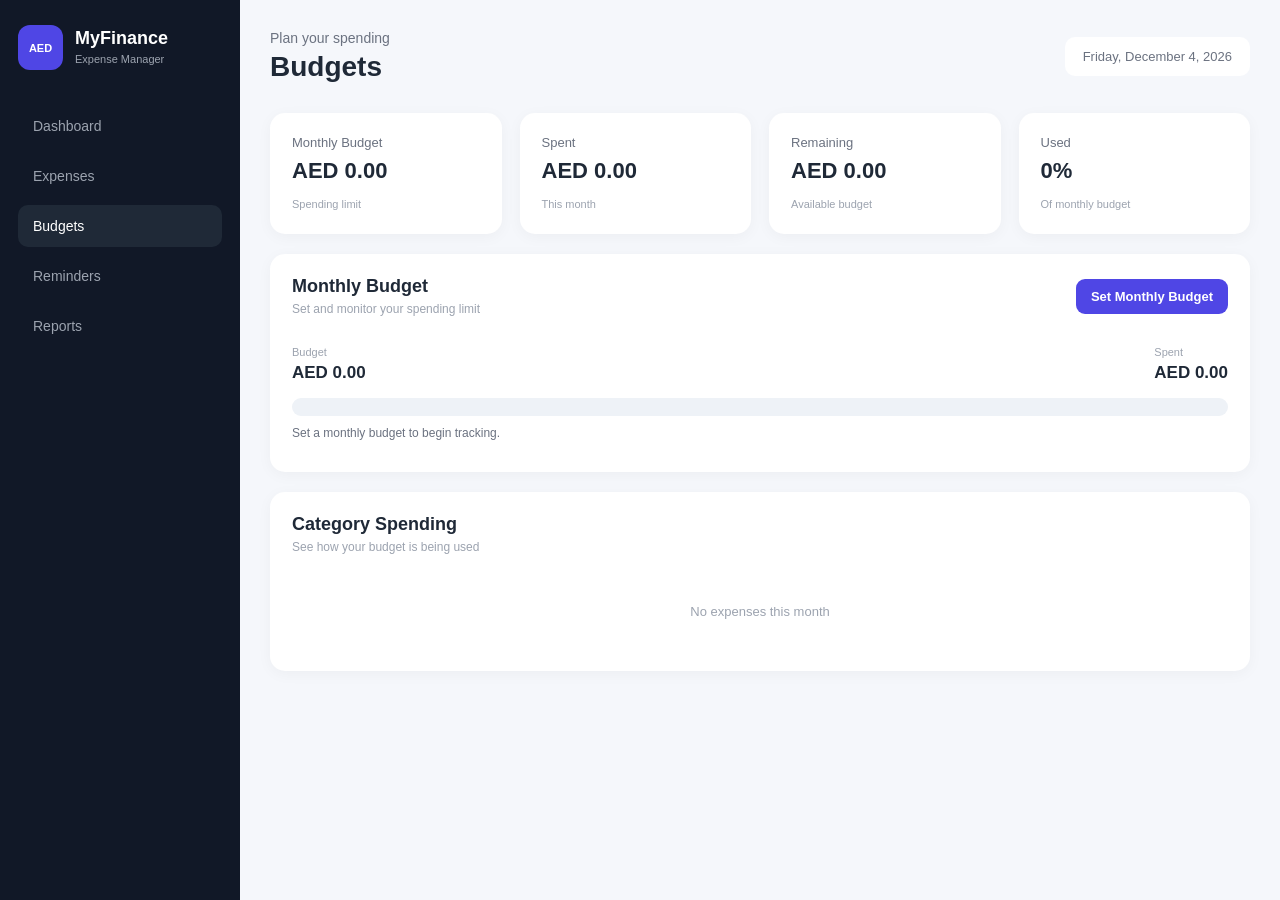
<file: budgets.html>
<!DOCTYPE html>
<html lang="en">
<head>
<meta charset="UTF-8">
<meta name="viewport" content="width=device-width, initial-scale=1.0">
<title>MyFinance Budgets</title>
<link rel="stylesheet" href="style.css">
</head>
<body>

<aside class="sidebar">

    <div class="logo">
        <div class="logo-icon">AED</div>
        <div>
            <h2>MyFinance</h2>
            <span>Expense Manager</span>
        </div>
    </div>

    <nav>
        <a class="nav-item" href="index.html">Dashboard</a>
        <a class="nav-item" href="expenses.html">Expenses</a>
        <a class="nav-item active" href="budgets.html">Budgets</a>
        <a class="nav-item" href="reminders.html">Reminders</a>
        <a class="nav-item" href="reports.html">Reports</a>
    </nav>

</aside>

<main class="main">

<header class="header">
    <div>
        <p class="welcome">Plan your spending</p>
        <h1>Budgets</h1>
    </div>

    <div id="currentDate"></div>
</header>

<section class="summary-grid">

    <div class="summary-card">
        <p>Monthly Budget</p>
        <h2 id="budgetPageAmount">AED 0.00</h2>
        <span>Spending limit</span>
    </div>

    <div class="summary-card">
        <p>Spent</p>
        <h2 id="budgetPageSpent">AED 0.00</h2>
        <span>This month</span>
    </div>

    <div class="summary-card">
        <p>Remaining</p>
        <h2 id="budgetPageRemaining">AED 0.00</h2>
        <span>Available budget</span>
    </div>

    <div class="summary-card">
        <p>Used</p>
        <h2 id="budgetPercentage">0%</h2>
        <span>Of monthly budget</span>
    </div>

</section>

<section class="panel">

    <div class="panel-header">

        <div>
            <h2>Monthly Budget</h2>
            <p>Set and monitor your spending limit</p>
        </div>

        <button class="primary-btn" onclick="setBudget()">
            Set Monthly Budget
        </button>

    </div>

    <div class="large-budget">

        <div class="budget-info">
            <div>
                <span>Budget</span>
                <strong id="largeBudgetAmount">AED 0.00</strong>
            </div>

            <div>
                <span>Spent</span>
                <strong id="largeBudgetSpent">AED 0.00</strong>
            </div>
        </div>

        <div class="budget-bar large">
            <div id="largeBudgetProgress"></div>
        </div>

        <p id="largeBudgetMessage"></p>

    </div>

</section>

<section class="panel">

    <div class="panel-header">
        <div>
            <h2>Category Spending</h2>
            <p>See how your budget is being used</p>
        </div>
    </div>

    <div id="budgetCategoryList"></div>

</section>

</main>

<script src="script.js"></script>

</body>
</html>
</file>
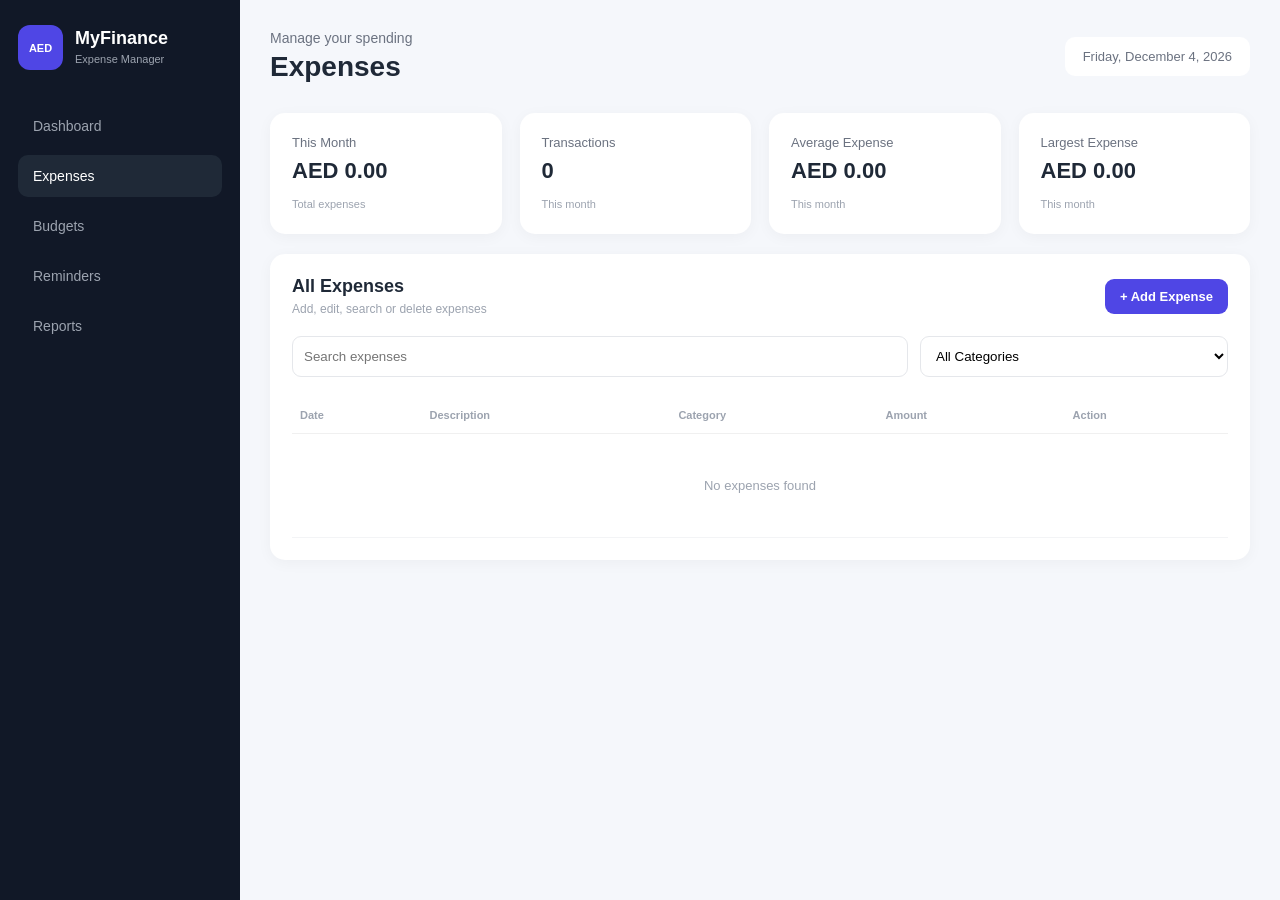
<file: expenses.html>
<!DOCTYPE html>
<html lang="en">
<head>
<meta charset="UTF-8">
<meta name="viewport" content="width=device-width, initial-scale=1.0">
<title>MyFinance Expenses</title>
<link rel="stylesheet" href="style.css">
</head>
<body>

<aside class="sidebar">

    <div class="logo">
        <div class="logo-icon">AED</div>
        <div>
            <h2>MyFinance</h2>
            <span>Expense Manager</span>
        </div>
    </div>

    <nav>
        <a class="nav-item" href="index.html">Dashboard</a>
        <a class="nav-item active" href="expenses.html">Expenses</a>
        <a class="nav-item" href="budgets.html">Budgets</a>
        <a class="nav-item" href="reminders.html">Reminders</a>
        <a class="nav-item" href="reports.html">Reports</a>
    </nav>

</aside>

<main class="main">

<header class="header">
    <div>
        <p class="welcome">Manage your spending</p>
        <h1>Expenses</h1>
    </div>

    <div id="currentDate"></div>
</header>

<section class="summary-grid">

    <div class="summary-card">
        <p>This Month</p>
        <h2 id="expensePageTotal">AED 0.00</h2>
        <span>Total expenses</span>
    </div>

    <div class="summary-card">
        <p>Transactions</p>
        <h2 id="expenseCount">0</h2>
        <span>This month</span>
    </div>

    <div class="summary-card">
        <p>Average Expense</p>
        <h2 id="averageExpense">AED 0.00</h2>
        <span>This month</span>
    </div>

    <div class="summary-card">
        <p>Largest Expense</p>
        <h2 id="largestExpense">AED 0.00</h2>
        <span>This month</span>
    </div>

</section>

<section class="panel">

    <div class="panel-header">

        <div>
            <h2>All Expenses</h2>
            <p>Add, edit, search or delete expenses</p>
        </div>

        <button class="primary-btn" onclick="openExpenseModal()">
            + Add Expense
        </button>

    </div>

    <div class="filter-row">

        <input
            type="text"
            id="searchExpense"
            placeholder="Search expenses"
            oninput="displayExpensesPage()"
        >

        <select id="filterCategory" onchange="displayExpensesPage()">
            <option value="All">All Categories</option>
            <option value="Food">Food</option>
            <option value="Transport">Transport</option>
            <option value="Shopping">Shopping</option>
            <option value="Bills">Bills</option>
            <option value="Entertainment">Entertainment</option>
            <option value="Health">Health</option>
            <option value="Education">Education</option>
            <option value="Other">Other</option>
        </select>

    </div>

    <div class="table-container">

        <table>

            <thead>
                <tr>
                    <th>Date</th>
                    <th>Description</th>
                    <th>Category</th>
                    <th>Amount</th>
                    <th>Action</th>
                </tr>
            </thead>

            <tbody id="expensePageList"></tbody>

        </table>

    </div>

</section>

</main>

<div class="modal-overlay" id="expenseModal">

    <div class="modal">

        <div class="modal-header">

            <div>
                <h2 id="expenseModalTitle">Add Expense</h2>
                <p>Enter your expense details</p>
            </div>

            <button class="close-btn" onclick="closeExpenseModal()">×</button>

        </div>

        <form id="expenseForm">

            <label>
                Description
                <input type="text" id="expenseDescription" required>
            </label>

            <label>
                Amount
                <input type="number" id="expenseAmount" min="0.01" step="0.01" required>
            </label>

            <label>
                Category
                <select id="expenseCategory">
                    <option>Food</option>
                    <option>Transport</option>
                    <option>Shopping</option>
                    <option>Bills</option>
                    <option>Entertainment</option>
                    <option>Health</option>
                    <option>Education</option>
                    <option>Other</option>
                </select>
            </label>

            <label>
                Date
                <input type="date" id="expenseDate" required>
            </label>

            <button type="submit" class="primary-btn full-btn">
                Save Expense
            </button>

        </form>

    </div>

</div>

<script src="script.js"></script>

</body>
</html>
</file>
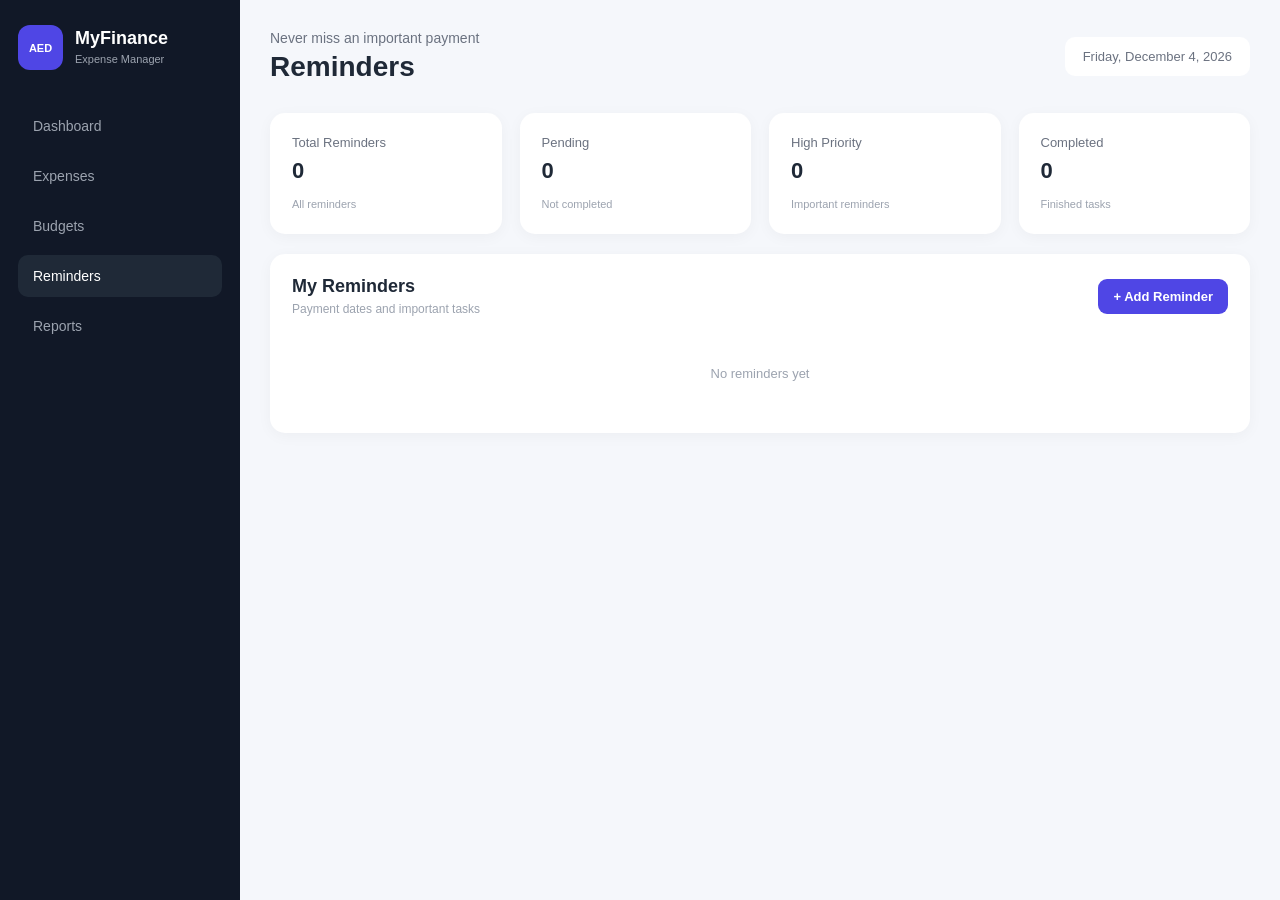
<file: reminders.html>
<!DOCTYPE html>
<html lang="en">
<head>
<meta charset="UTF-8">
<meta name="viewport" content="width=device-width, initial-scale=1.0">
<title>MyFinance Reminders</title>
<link rel="stylesheet" href="style.css">
</head>
<body>

<aside class="sidebar">

    <div class="logo">
        <div class="logo-icon">AED</div>
        <div>
            <h2>MyFinance</h2>
            <span>Expense Manager</span>
        </div>
    </div>

    <nav>
        <a class="nav-item" href="index.html">Dashboard</a>
        <a class="nav-item" href="expenses.html">Expenses</a>
        <a class="nav-item" href="budgets.html">Budgets</a>
        <a class="nav-item active" href="reminders.html">Reminders</a>
        <a class="nav-item" href="reports.html">Reports</a>
    </nav>

</aside>

<main class="main">

<header class="header">
    <div>
        <p class="welcome">Never miss an important payment</p>
        <h1>Reminders</h1>
    </div>

    <div id="currentDate"></div>
</header>

<section class="summary-grid">

    <div class="summary-card">
        <p>Total Reminders</p>
        <h2 id="totalReminders">0</h2>
        <span>All reminders</span>
    </div>

    <div class="summary-card">
        <p>Pending</p>
        <h2 id="pendingReminderCount">0</h2>
        <span>Not completed</span>
    </div>

    <div class="summary-card">
        <p>High Priority</p>
        <h2 id="highPriorityCount">0</h2>
        <span>Important reminders</span>
    </div>

    <div class="summary-card">
        <p>Completed</p>
        <h2 id="completedReminderCount">0</h2>
        <span>Finished tasks</span>
    </div>

</section>

<section class="panel">

    <div class="panel-header">

        <div>
            <h2>My Reminders</h2>
            <p>Payment dates and important tasks</p>
        </div>

        <button class="primary-btn" onclick="openReminderModal()">
            + Add Reminder
        </button>

    </div>

    <div id="reminderPageList"></div>

</section>

</main>

<div class="modal-overlay" id="reminderModal">

    <div class="modal">

        <div class="modal-header">

            <div>
                <h2>Add Reminder</h2>
                <p>Create a reminder</p>
            </div>

            <button class="close-btn" onclick="closeReminderModal()">×</button>

        </div>

        <form id="reminderForm">

            <label>
                Reminder
                <input type="text" id="reminderTitle" placeholder="Pay electricity bill" required>
            </label>

            <label>
                Due Date
                <input type="date" id="reminderDate" required>
            </label>

            <label>
                Time
                <input type="time" id="reminderTime" required>
            </label>

            <label>
                Priority
                <select id="reminderPriority">
                    <option>Low</option>
                    <option>Medium</option>
                    <option>High</option>
                </select>
            </label>

            <button type="submit" class="primary-btn full-btn">
                Save Reminder
            </button>

        </form>

    </div>

</div>

<script src="script.js"></script>

</body>
</html>
</file>
<file: style.css>
* {
    margin: 0;
    padding: 0;
    box-sizing: border-box;
}

body {
    font-family: Arial, sans-serif;
    background: #f5f7fb;
    color: #1f2937;
}

button,
input,
select {
    font-family: inherit;
}

a {
    text-decoration: none;
}

.sidebar {
    position: fixed;
    left: 0;
    top: 0;
    width: 240px;
    height: 100vh;
    background: #111827;
    color: white;
    padding: 25px 18px;
}

.logo {
    display: flex;
    align-items: center;
    gap: 12px;
    margin-bottom: 35px;
}

.logo-icon {
    width: 45px;
    height: 45px;
    background: #4f46e5;
    border-radius: 12px;
    display: flex;
    align-items: center;
    justify-content: center;
    font-size: 11px;
    font-weight: bold;
}

.logo h2 {
    font-size: 18px;
}

.logo span {
    color: #9ca3af;
    font-size: 11px;
}

nav {
    display: flex;
    flex-direction: column;
    gap: 8px;
}

.nav-item {
    color: #9ca3af;
    padding: 13px 15px;
    border-radius: 10px;
    font-size: 14px;
    display: block;
}

.nav-item:hover,
.nav-item.active {
    background: #1f2937;
    color: white;
}

.main {
    margin-left: 240px;
    padding: 30px;
}

.header {
    display: flex;
    justify-content: space-between;
    align-items: center;
    margin-bottom: 30px;
}

.welcome {
    color: #6b7280;
    font-size: 14px;
    margin-bottom: 5px;
}

.header h1 {
    font-size: 28px;
}

#currentDate {
    background: white;
    padding: 12px 18px;
    border-radius: 10px;
    color: #6b7280;
    font-size: 13px;
}

.summary-grid {
    display: grid;
    grid-template-columns: repeat(4, 1fr);
    gap: 18px;
    margin-bottom: 20px;
}

.summary-card {
    background: white;
    padding: 22px;
    border-radius: 15px;
    box-shadow: 0 3px 15px rgba(0,0,0,0.04);
}

.summary-card p {
    color: #6b7280;
    font-size: 13px;
    margin-bottom: 8px;
}

.summary-card h2 {
    font-size: 22px;
    margin-bottom: 10px;
}

.summary-card span {
    color: #9ca3af;
    font-size: 11px;
}

.dashboard-grid {
    display: grid;
    grid-template-columns: 1fr 1fr;
    gap: 20px;
    margin-bottom: 20px;
}

.content-grid {
    display: grid;
    grid-template-columns: 2fr 1fr;
    gap: 20px;
    margin-bottom: 20px;
}

.bottom-grid {
    display: grid;
    grid-template-columns: 1.5fr 1fr;
    gap: 20px;
}

.report-grid {
    display: grid;
    grid-template-columns: 1fr 1fr;
    gap: 20px;
    margin-bottom: 20px;
}

.panel {
    background: white;
    border-radius: 15px;
    padding: 22px;
    box-shadow: 0 3px 15px rgba(0,0,0,0.04);
    margin-bottom: 20px;
}

.panel:last-child {
    margin-bottom: 0;
}

.panel-header {
    display: flex;
    justify-content: space-between;
    align-items: center;
    gap: 15px;
    margin-bottom: 20px;
}

.panel-header h2 {
    font-size: 18px;
    margin-bottom: 5px;
}

.panel-header p {
    color: #9ca3af;
    font-size: 12px;
}

.primary-btn,
.secondary-btn {
    border: none;
    padding: 10px 15px;
    border-radius: 9px;
    cursor: pointer;
    font-size: 13px;
    font-weight: 600;
    display: inline-block;
}

.primary-btn {
    background: #4f46e5;
    color: white;
}

.secondary-btn {
    background: #eef2ff;
    color: #4f46e5;
}

.budget-info {
    display: flex;
    justify-content: space-between;
    gap: 20px;
    margin-bottom: 15px;
}

.budget-info span {
    display: block;
    color: #9ca3af;
    font-size: 11px;
    margin-bottom: 5px;
}

.budget-info strong {
    font-size: 17px;
}

.budget-bar {
    height: 12px;
    background: #eef2f7;
    border-radius: 10px;
    overflow: hidden;
}

.budget-bar.large {
    height: 18px;
}

#budgetProgress,
#largeBudgetProgress {
    height: 100%;
    width: 0;
    background: #4f46e5;
    border-radius: 10px;
    transition: width 0.3s;
}

#budgetMessage,
#largeBudgetMessage {
    margin-top: 10px;
    color: #6b7280;
    font-size: 12px;
}

.chart-box {
    height: 280px;
    position: relative;
}

.table-container {
    overflow-x: auto;
}

table {
    width: 100%;
    border-collapse: collapse;
    min-width: 600px;
}

th {
    text-align: left;
    color: #9ca3af;
    font-size: 11px;
    padding: 12px 8px;
    border-bottom: 1px solid #f0f0f0;
}

td {
    padding: 14px 8px;
    border-bottom: 1px solid #f3f4f6;
    font-size: 13px;
}

.amount {
    font-weight: bold;
}

.category {
    background: #f3f4f6;
    padding: 5px 9px;
    border-radius: 20px;
    font-size: 11px;
}

.action-buttons {
    display: flex;
    gap: 6px;
}

.edit-btn,
.delete-btn {
    border: none;
    background: transparent;
    cursor: pointer;
    font-size: 15px;
}

.edit-btn {
    color: #4f46e5;
}

.delete-btn {
    color: #ef4444;
}

.filter-row {
    display: grid;
    grid-template-columns: 2fr 1fr;
    gap: 12px;
    margin-bottom: 20px;
}

.filter-row input,
.filter-row select {
    width: 100%;
    padding: 11px;
    border: 1px solid #e5e7eb;
    border-radius: 9px;
    outline: none;
    background: white;
}

#dashboardReminderList {
    display: flex;
    flex-direction: column;
    gap: 10px;
}

.reminder-item {
    display: flex;
    align-items: center;
    gap: 10px;
    padding: 13px;
    background: #f8fafc;
    border-radius: 10px;
    margin-bottom: 10px;
}

.reminder-check {
    width: 18px;
    height: 18px;
}

.reminder-info {
    flex: 1;
    min-width: 0;
}

.reminder-title {
    font-size: 13px;
    font-weight: 600;
}

.reminder-date {
    display: block;
    color: #9ca3af;
    font-size: 11px;
    margin-top: 4px;
}

.priority {
    padding: 4px 8px;
    border-radius: 15px;
    font-size: 10px;
}

.priority.High {
    background: #fee2e2;
    color: #dc2626;
}

.priority.Medium {
    background: #fef3c7;
    color: #d97706;
}

.priority.Low {
    background: #dcfce7;
    color: #16a34a;
}

.completed .reminder-title {
    text-decoration: line-through;
    color: #9ca3af;
}

#budgetCategoryList {
    display: flex;
    flex-direction: column;
    gap: 18px;
}

.budget-category {
    margin-bottom: 18px;
}

.budget-category-header {
    display: flex;
    justify-content: space-between;
    margin-bottom: 7px;
    font-size: 12px;
}

.category-progress {
    height: 9px;
    background: #eef2f7;
    border-radius: 10px;
    overflow: hidden;
}

.category-progress div {
    height: 100%;
    background: #6366f1;
    border-radius: 10px;
}

.quick-actions {
    display: grid;
    grid-template-columns: 1fr 1fr;
    gap: 10px;
}

.quick-action {
    border: 1px solid #e5e7eb;
    background: #f8fafc;
    color: #1f2937;
    border-radius: 10px;
    padding: 15px 10px;
    cursor: pointer;
    text-align: center;
    font-size: 14px;
}

.quick-action span {
    display: block;
    margin-top: 8px;
    font-size: 12px;
}

.status-box {
    padding: 18px;
    background: #f8fafc;
    border-radius: 12px;
}

.status-box h3 {
    margin-bottom: 7px;
}

.status-box p {
    color: #6b7280;
    font-size: 13px;
    line-height: 1.5;
}

.modal-overlay {
    position: fixed;
    inset: 0;
    background: rgba(15,23,42,0.55);
    display: none;
    align-items: center;
    justify-content: center;
    padding: 20px;
    z-index: 100;
}

.modal-overlay.show {
    display: flex;
}

.modal {
    background: white;
    width: 100%;
    max-width: 430px;
    border-radius: 15px;
    padding: 25px;
}

.modal-header {
    display: flex;
    justify-content: space-between;
    gap: 15px;
    margin-bottom: 20px;
}

.modal-header h2 {
    font-size: 20px;
}

.modal-header p {
    color: #9ca3af;
    font-size: 12px;
    margin-top: 5px;
}

.close-btn {
    border: none;
    background: #f3f4f6;
    width: 32px;
    height: 32px;
    border-radius: 8px;
    font-size: 20px;
    cursor: pointer;
}

form label {
    display: block;
    font-size: 12px;
    font-weight: 600;
    margin-bottom: 15px;
}

form input,
form select {
    display: block;
    width: 100%;
    margin-top: 7px;
    padding: 11px;
    border: 1px solid #d1d5db;
    border-radius: 8px;
    outline: none;
    background: white;
}

.full-btn {
    width: 100%;
}

.empty-state {
    text-align: center;
    padding: 30px;
    color: #9ca3af;
    font-size: 13px;
}

.large-budget {
    padding: 10px 0;
}

@media (max-width: 1100px) {

    .summary-grid {
        grid-template-columns: repeat(2, 1fr);
    }

    .dashboard-grid,
    .content-grid,
    .bottom-grid,
    .report-grid {
        grid-template-columns: 1fr;
    }

}

@media (max-width: 800px) {

    .sidebar {
        position: relative;
        width: 100%;
        height: auto;
    }

    .main {
        margin-left: 0;
    }

}

@media (max-width: 550px) {

    .summary-grid {
        grid-template-columns: 1fr;
    }

    .quick-actions {
        grid-template-columns: 1fr;
    }

    .filter-row {
        grid-template-columns: 1fr;
    }

    .header {
        flex-direction: column;
        align-items: flex-start;
        gap: 15px;
    }

    .panel-header {
        align-items: flex-start;
        flex-direction: column;
    }

}
</file>
